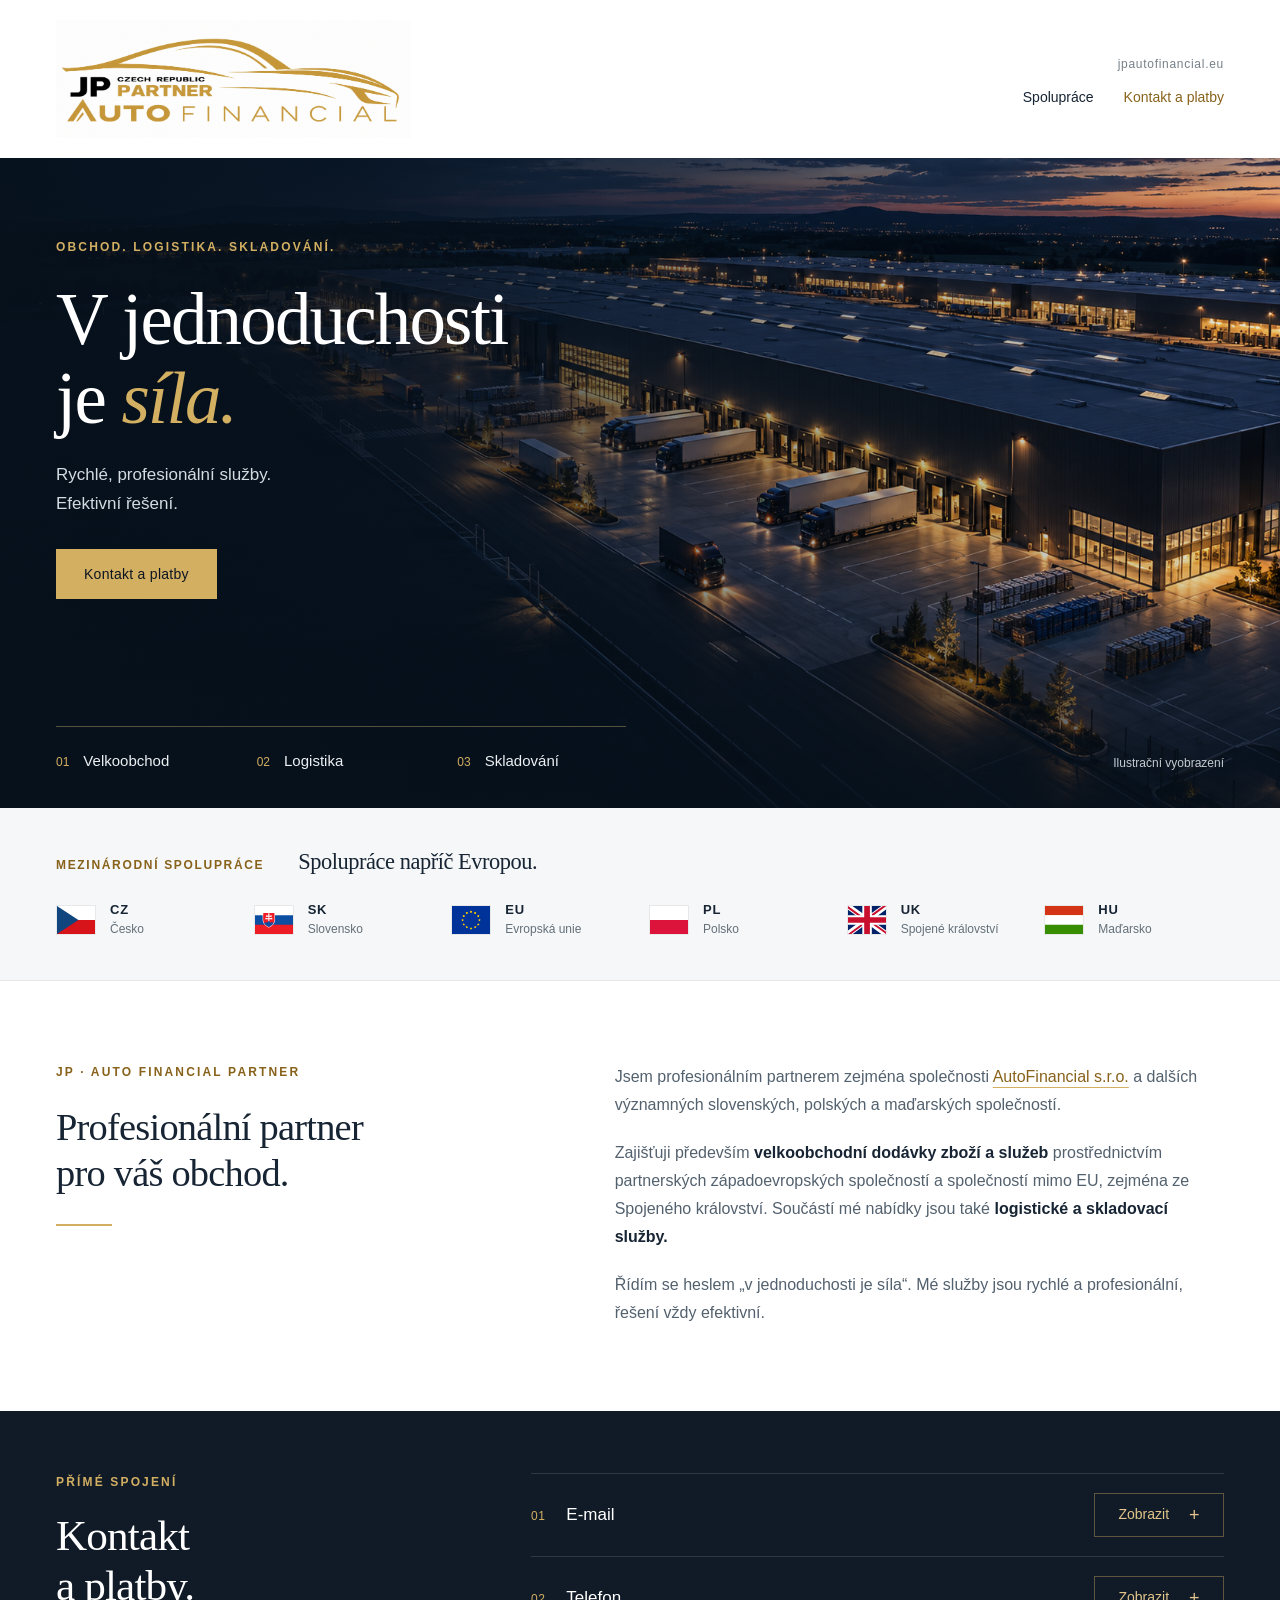
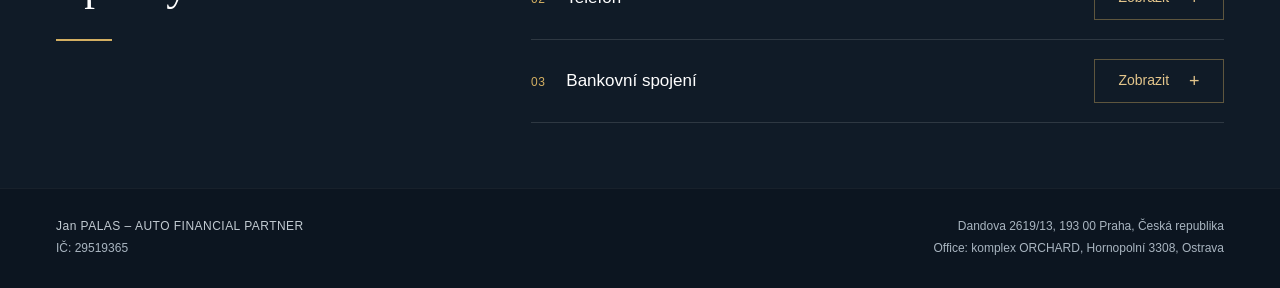
<file: index.html>
<!doctype html>
<html lang="cs">
<head>
  <meta charset="utf-8">
  <meta name="viewport" content="width=device-width, initial-scale=1">
  <meta name="robots" content="noindex, nofollow, nosnippet, noimageindex">
  <meta name="googlebot" content="noindex, nofollow, nosnippet, noimageindex">
  <meta name="description" content="JP – Auto Financial Partner. Velkoobchodní dodávky zboží a služeb, logistika a skladování.">
  <meta name="theme-color" content="#101b27">
  <title>JP – Auto Financial Partner</title>
  <link rel="icon" type="image/svg+xml" href="data:image/svg+xml,%3Csvg xmlns='http://www.w3.org/2000/svg' viewBox='0 0 64 64'%3E%3Crect width='64' height='64' rx='9' fill='%23101b27'/%3E%3Ctext x='32' y='43' text-anchor='middle' font-family='Georgia,serif' font-size='34' fill='%23d3af62'%3EJP%3C/text%3E%3C/svg%3E">
  <link rel="stylesheet" href="assets/style.css">
  <script src="assets/app.js" defer></script>
</head>
<body>
  <a class="skip-link" href="#main">Přejít na obsah</a>
  <header class="header">
    <div class="container header-inner">
      <a class="brand" href="#" aria-label="JP – Auto Financial Partner, úvod">
        <img class="logo" src="assets/logo.png" alt="JP Czech Republic Partner – Auto Financial" width="2048" height="682">
      </a>
      <div class="header-right">
        <span class="domain">jpautofinancial.eu</span>
        <nav aria-label="Hlavní navigace"><a href="#spoluprace">Spolupráce</a><a href="#kontakt">Kontakt a platby</a></nav>
      </div>
    </div>
  </header>
  <main id="main">
    <section class="hero" aria-labelledby="intro-title">
      <img class="hero-image" src="assets/logistics-hero.png" alt="Ilustrační pohled na moderní logistický areál se sklady a nákladními vozidly" width="1672" height="941" fetchpriority="high">
      <div class="hero-shade" aria-hidden="true"></div>
      <div class="container hero-inner">
        <div class="hero-copy">
          <p class="eyebrow">Obchod. Logistika. Skladování.</p>
          <h1 id="intro-title">V jednoduchosti<br>je <em>síla.</em></h1>
          <p class="promise">Rychlé, profesionální služby.<br>Efektivní řešení.</p>
          <a class="hero-link" href="#kontakt">Kontakt a platby</a>
        </div>
        <div class="hero-bottom">
          <div class="service-index" aria-label="Oblasti služeb">
            <div><span>01</span><p>Velkoobchod</p></div>
            <div><span>02</span><p>Logistika</p></div>
            <div><span>03</span><p>Skladování</p></div>
          </div>
          <span class="image-note">Ilustrační vyobrazení</span>
        </div>
      </div>
    </section>

    <section class="cooperation" id="spoluprace" aria-labelledby="cooperation-title">
      <div class="container">
        <div class="cooperation-heading"><p class="eyebrow">Mezinárodní spolupráce</p><h2 id="cooperation-title">Spolupráce napříč Evropou.</h2></div>
        <ul class="countries" aria-label="Země a regiony spolupráce">
          <li><img src="assets/flags/cz.svg" width="40" height="30" alt="" loading="lazy"><span class="country-code">CZ</span><span class="country-name">Česko</span></li>
          <li><img src="assets/flags/sk.svg" width="40" height="30" alt="" loading="lazy"><span class="country-code">SK</span><span class="country-name">Slovensko</span></li>
          <li><img src="assets/flags/eu.svg" width="40" height="30" alt="" loading="lazy"><span class="country-code">EU</span><span class="country-name">Evropská unie</span></li>
          <li><img src="assets/flags/pl.svg" width="40" height="30" alt="" loading="lazy"><span class="country-code">PL</span><span class="country-name">Polsko</span></li>
          <li><img src="assets/flags/gb.svg" width="40" height="30" alt="" loading="lazy"><span class="country-code">UK</span><span class="country-name">Spojené království</span></li>
          <li><img src="assets/flags/hu.svg" width="40" height="30" alt="" loading="lazy"><span class="country-code">HU</span><span class="country-name">Maďarsko</span></li>
        </ul>
      </div>
    </section>

    <section class="about" aria-labelledby="about-title">
      <div class="container about-inner">
        <div class="about-heading"><p class="eyebrow">JP · Auto Financial Partner</p><h2 id="about-title">Profesionální partner<br>pro váš obchod.</h2><div class="gold-rule" aria-hidden="true"></div></div>
        <div class="intro-copy">
          <p>Jsem profesionálním partnerem zejména společnosti <a href="https://auto-financial.sk/" target="_blank" rel="noopener noreferrer nofollow">AutoFinancial s.r.o.</a> a dalších významných slovenských, polských a maďarských společností.</p>
          <p>Zajišťuji především <strong>velkoobchodní dodávky zboží a služeb</strong> prostřednictvím partnerských západoevropských společností a společností mimo EU, zejména ze Spojeného království. Součástí mé nabídky jsou také <strong>logistické a skladovací služby.</strong></p>
          <p>Řídím se heslem „v jednoduchosti je síla“. Mé služby jsou rychlé a profesionální, řešení vždy efektivní.</p>
        </div>
      </div>
    </section>

    <section class="contact" id="kontakt" aria-labelledby="contact-title" data-nosnippet>
      <div class="container contact-inner">
        <div class="contact-heading"><p class="eyebrow">Přímé spojení</p><h2 id="contact-title">Kontakt<br>a platby.</h2><div class="gold-rule" aria-hidden="true"></div></div>
        <div class="contact-content">
          <div class="disclosure">
            <div class="disclosure-row"><h3><span class="row-number" aria-hidden="true">01</span>E-mail</h3><button class="reveal" type="button" data-section="email" aria-expanded="false" aria-controls="email-details" aria-label="Zobrazit e-mail">Zobrazit <span aria-hidden="true">+</span></button></div>
            <div class="details" id="email-details" role="region" aria-label="E-mail" hidden></div>
          </div>
          <div class="disclosure">
            <div class="disclosure-row"><h3><span class="row-number" aria-hidden="true">02</span>Telefon</h3><button class="reveal" type="button" data-section="phone" aria-expanded="false" aria-controls="phone-details" aria-label="Zobrazit telefon">Zobrazit <span aria-hidden="true">+</span></button></div>
            <div class="details" id="phone-details" role="region" aria-label="Telefon" hidden></div>
          </div>
          <div class="disclosure">
            <div class="disclosure-row"><h3><span class="row-number" aria-hidden="true">03</span>Bankovní spojení</h3><button class="reveal" type="button" data-section="accounts" aria-expanded="false" aria-controls="accounts-details" aria-label="Zobrazit bankovní spojení">Zobrazit <span aria-hidden="true">+</span></button></div>
            <div class="details bank-details" id="accounts-details" role="region" aria-label="Bankovní spojení" hidden></div>
          </div>
          <p id="contact-status" class="status" role="status" aria-live="polite"></p>
          <noscript><p class="noscript">Pro zobrazení kontaktních a platebních údajů povolte JavaScript ve svém prohlížeči.</p></noscript>
        </div>
      </div>
    </section>
  </main>
  <footer class="footer">
    <div class="container footer-inner">
      <p><strong>Jan PALAS – AUTO FINANCIAL PARTNER</strong><br>IČ: 29519365</p>
      <p>Dandova 2619/13, 193 00 Praha, Česká republika<br>Office: komplex ORCHARD, Hornopolní 3308, Ostrava</p>
    </div>
  </footer>
</body>
</html>
</file>
<file: assets/style.css>
:root{color-scheme:light;--navy:#101b27;--navy-deep:#0c1520;--ink:#172433;--muted:#64707a;--gold:#d3af62;--gold-dark:#88621b;--line:#e4e7e8;--serif:Georgia,'Times New Roman',serif}
*{box-sizing:border-box}
html{scroll-behavior:smooth;scroll-padding-top:24px}
body{margin:0;background:#fff;color:var(--ink);font-family:Arial,Helvetica,sans-serif;font-size:1rem;line-height:1.75;-webkit-font-smoothing:antialiased}
.container{width:min(1240px,calc(100% - 112px));margin:0 auto}
a{color:inherit;text-decoration-color:var(--gold);text-underline-offset:5px;text-decoration-thickness:1px}
a:hover{color:var(--gold-dark)}
:focus-visible{outline:2px solid var(--gold-dark);outline-offset:5px}
.skip-link{position:absolute;left:20px;top:-100px;z-index:9;background:#fff;padding:10px 18px}
.skip-link:focus{top:12px}
.header{background:#fff}
.header-inner{display:flex;align-items:center;justify-content:space-between;gap:32px;min-height:126px;padding:20px 0}
.brand{display:block;line-height:0;max-width:60%}
.logo{display:block;width:355px;max-width:100%;height:auto}
.header-right{text-align:right}
.domain{font-size:.75rem;letter-spacing:.06em;color:#75808a}
nav{display:flex;gap:30px;margin-top:8px;font-size:.875rem}
nav a{text-decoration:none}
nav a:last-child{color:var(--gold-dark)}
.hero{position:relative;min-height:650px;isolation:isolate;background:var(--navy-deep);color:#fff;overflow:hidden}
.hero-image,.hero-shade{position:absolute;inset:0;width:100%;height:100%;z-index:-1}
.hero-image{object-fit:cover;object-position:center 53%}
.hero-shade{background:linear-gradient(90deg,rgba(7,17,28,.95) 0%,rgba(7,17,28,.84) 27%,rgba(7,17,28,.39) 60%,rgba(7,17,28,.08) 100%),linear-gradient(0deg,rgba(7,17,28,.83),transparent 35%)}
.hero-inner{min-height:650px;display:flex;flex-direction:column;justify-content:space-between;padding:80px 0 34px;position:relative}
.hero-copy{max-width:700px}
.eyebrow{margin:0 0 24px;color:var(--gold-dark);font-size:.75rem;font-weight:600;text-transform:uppercase;letter-spacing:.18em;line-height:1.6}
.hero .eyebrow{color:var(--gold)}
h1{font:400 clamp(3.5rem,5.7vw,5.5rem)/1.08 var(--serif);letter-spacing:-.025em;margin:0 0 22px}
h1 em{font-weight:400;color:var(--gold)}
.promise{color:#d4dbe1;font-size:1.0625rem;line-height:1.7;margin:0 0 30px}
.hero-link{display:inline-block;padding:12px 27px;background:var(--gold);border:1px solid var(--gold);text-decoration:none;color:var(--navy-deep);font-size:.875rem;letter-spacing:.02em;transition:background .2s}
.hero-link:hover{background:#e3c384;border-color:#e3c384;color:var(--navy-deep)}
.hero a:focus-visible{outline-color:white}
.hero-bottom{display:flex;justify-content:space-between;align-items:flex-end;gap:30px;margin-top:58px}
.service-index{display:grid;grid-template-columns:repeat(3,1fr);width:570px;max-width:100%;gap:32px;border-top:1px solid #bda46670;padding-top:21px}
.service-index div{display:flex;align-items:baseline;gap:14px}
.service-index span{font-size:.75rem;color:var(--gold)}
.service-index p{margin:0;font-size:.9375rem;color:#edf0f3}
.image-note{font-size:.75rem;color:#c3cbd1;white-space:nowrap}
.cooperation{background:#f6f7f8;padding:39px 0 42px;border-bottom:1px solid var(--line)}
.cooperation-heading{display:flex;align-items:baseline;gap:34px;padding-bottom:26px}
.cooperation-heading .eyebrow{margin:0;font-size:.75rem;letter-spacing:.14em}
.cooperation-heading h2{font:400 1.4rem/1.3 var(--serif);margin:0}
.countries{display:grid;grid-template-columns:repeat(6,1fr);gap:18px;margin:0;padding:0;list-style:none}
.countries li{display:grid;grid-template-columns:40px 1fr;column-gap:14px;row-gap:2px;align-items:center}
.countries img{display:block;width:40px;height:30px;grid-row:span 2;object-fit:cover;border:1px solid #12223512}
.country-code{font-size:.8125rem;font-weight:600;line-height:1.3;letter-spacing:.06em}
.country-name{font-size:.75rem;color:var(--muted);line-height:1.4}
.about{padding:82px 0 84px}
.about-inner{display:grid;grid-template-columns:1fr 1.3fr;gap:90px}
h2{font:400 clamp(2rem,3vw,2.7rem)/1.2 var(--serif);letter-spacing:-.02em;margin:0}
.about-heading .eyebrow{margin-bottom:22px}
.gold-rule{height:2px;width:56px;background:var(--gold);margin-top:28px}
.intro-copy{color:#53616e;font-size:1rem;max-width:630px}
.intro-copy p{margin:0 0 20px}
.intro-copy p:last-child{margin-bottom:0}
.intro-copy strong{font-weight:600;color:var(--ink)}
.intro-copy a{color:var(--gold-dark)}
.contact{background:var(--navy);color:#fff;padding:62px 0 65px}
.contact-inner{display:grid;grid-template-columns:1fr 1.8fr;gap:90px}
.contact .eyebrow{color:var(--gold);margin-bottom:19px}
.contact h2{font-size:2.7rem;line-height:1.15}
.contact-content{min-width:0}
.disclosure{border-bottom:1px solid #ffffff20}
.disclosure:first-child{border-top:1px solid #ffffff20}
.disclosure-row{display:flex;align-items:center;justify-content:space-between;gap:20px;padding:16px 0;min-height:82px}
h3{display:flex;align-items:baseline;gap:21px;font-size:1.0625rem;font-weight:400;margin:0}
.row-number{font-size:.75rem;color:var(--gold);letter-spacing:.04em}
.reveal{display:inline-flex;align-items:center;justify-content:center;gap:20px;min-height:44px;min-width:130px;border:1px solid #d3af6266;background:transparent;color:#e3c58b;border-radius:0;padding:10px 16px;font:inherit;font-size:.875rem;line-height:1.4;cursor:pointer;transition:background .2s,border-color .2s}
.reveal:hover,.reveal[aria-expanded='true']{background:#d3af6210;border-color:var(--gold)}
.reveal:disabled{cursor:wait;opacity:.65}
.reveal span{font-size:1.125rem;line-height:1}
.contact :focus-visible{outline-color:var(--gold)}
.details{padding:0 0 24px;overflow-wrap:anywhere}
.details>a{display:inline-block;font-size:1.15rem;line-height:1.5;color:#e3c58b}
[hidden]{display:none!important}
.bank-details{padding-top:3px}
.account-list{display:grid;gap:0;margin:0;padding:0;list-style:none}
.account{display:grid;grid-template-columns:1fr 1.5fr;gap:18px;padding:17px 18px;background:#ffffff05;border-bottom:1px solid #ffffff15}
.account:first-child{border-top:1px solid #ffffff15}
.account-name{display:flex;flex-direction:column;align-items:flex-start;gap:0}
.account-name strong{font-size:.875rem;font-weight:500}
.currency{color:var(--gold);font-size:.75rem;font-weight:600;letter-spacing:.04em}
.account-data{margin:0}
.account-data div{display:grid;grid-template-columns:35px 1fr;gap:12px}
.account-data dt{color:#9eabb6;font-size:.75rem;padding-top:1px}
.account-data dd{margin:0;color:#e1e7eb;font-variant-numeric:tabular-nums;font-size:.875rem;overflow-wrap:anywhere}
.account-owner{font-size:.8125rem;color:#b0bcc6;margin:20px 0 0;line-height:1.7}
.status:empty{display:none}
.status,.noscript{font-size:.875rem;margin:16px 0;color:#c3cbd1}
.footer{background:var(--navy-deep);border-top:1px solid #ffffff0d;color:#a9b5c0;padding:27px 0 29px;font-size:.75rem;line-height:1.8}
.footer-inner{display:flex;justify-content:space-between;gap:32px}
.footer p{margin:0}
.footer p:last-child{text-align:right}
.footer strong{font-weight:500;color:#c2cbd2;letter-spacing:.04em}
@media(min-width:1800px){.hero-image{object-position:center 58%}.hero,.hero-inner{min-height:730px}.hero-inner{padding-top:100px}}
@media(max-width:1050px){.container{width:calc(100% - 72px)}.about-inner,.contact-inner{gap:46px}.countries{gap:14px}.countries li{grid-template-columns:1fr;gap:7px;align-items:start}.countries img{grid-row:auto}.country-name{max-width:120px}.hero-bottom{gap:24px}.service-index{width:520px;gap:20px}.service-index div{gap:10px}.hero,.hero-inner{min-height:620px}.hero-inner{padding-top:70px}.header-inner{min-height:115px}.logo{width:310px}}
@media(max-width:760px){.container{width:calc(100% - 48px)}.header-inner{gap:20px;min-height:100px;padding:18px 0}.brand{max-width:62%}.logo{width:280px}.domain{font-size:.75rem;letter-spacing:0}nav{gap:14px;font-size:.8125rem}nav a:first-child{display:none}.hero,.hero-inner{min-height:610px}.hero-inner{padding-top:66px}.hero-copy{max-width:100%}.hero-shade{background:linear-gradient(90deg,rgba(7,17,28,.91),rgba(7,17,28,.63) 65%,rgba(7,17,28,.3)),linear-gradient(0deg,rgba(7,17,28,.85),transparent 40%)}h1{font-size:clamp(2.5rem,8vw,4.3rem)}.hero-bottom{align-items:flex-start;flex-direction:column;gap:16px;margin-top:45px}.service-index{width:100%;gap:15px}.cooperation-heading{display:block;padding-bottom:24px}.cooperation-heading .eyebrow{margin-bottom:12px}.countries{grid-template-columns:repeat(3,1fr);gap:24px 18px}.countries li{grid-template-columns:40px 1fr;gap:3px 12px}.countries img{grid-row:span 2}.about{padding:58px 0}.about-inner{grid-template-columns:1fr;gap:30px}.about-heading h2 br{display:none}.gold-rule{margin-top:23px}.contact{padding:48px 0}.contact-inner{grid-template-columns:1fr;gap:32px}.contact h2{font-size:2.3rem}.contact h2 br{display:none}.contact-heading .gold-rule{display:none}.footer-inner{flex-direction:column;gap:10px}.footer p:last-child{text-align:left}.intro-copy{max-width:none}}
@media(max-width:430px){.container{width:calc(100% - 40px)}.header-inner{flex-direction:column;align-items:flex-start;gap:8px;padding:17px 0}.brand{max-width:100%}.logo{width:290px}.header-right{width:100%;display:flex;align-items:center;justify-content:space-between;gap:12px}nav{margin:0}.hero,.hero-inner{min-height:570px}.hero-inner{padding-top:47px;padding-bottom:25px}.hero-image{object-position:58% center}.eyebrow{letter-spacing:.11em}.hero .eyebrow{font-size:.75rem;margin-bottom:23px}h1{font-size:clamp(2.2rem,10vw,3rem)}.promise{font-size:1rem;margin-bottom:27px}.hero-link{padding:11px 23px}.service-index{gap:10px;padding-top:17px}.service-index div{display:block}.service-index p{font-size:.8125rem;margin-top:4px}.countries{gap:24px 15px}.countries li{grid-template-columns:1fr;gap:5px}.countries img{grid-row:auto;width:36px;height:27px}.country-name{font-size:.75rem}.cooperation{padding:31px 0 34px}h3{gap:11px;font-size:1rem}.reveal{min-width:108px;gap:12px;padding:10px 12px}.account{grid-template-columns:1fr;padding:15px 12px;gap:8px}.account-name{flex-direction:row;gap:12px}.account-data div{grid-template-columns:35px 1fr;gap:9px}.details>a{font-size:1.0625rem}.disclosure-row{gap:12px}.row-number{display:none}}
@media(prefers-reduced-motion:reduce){html{scroll-behavior:auto}*{transition:none!important}}
</file>
